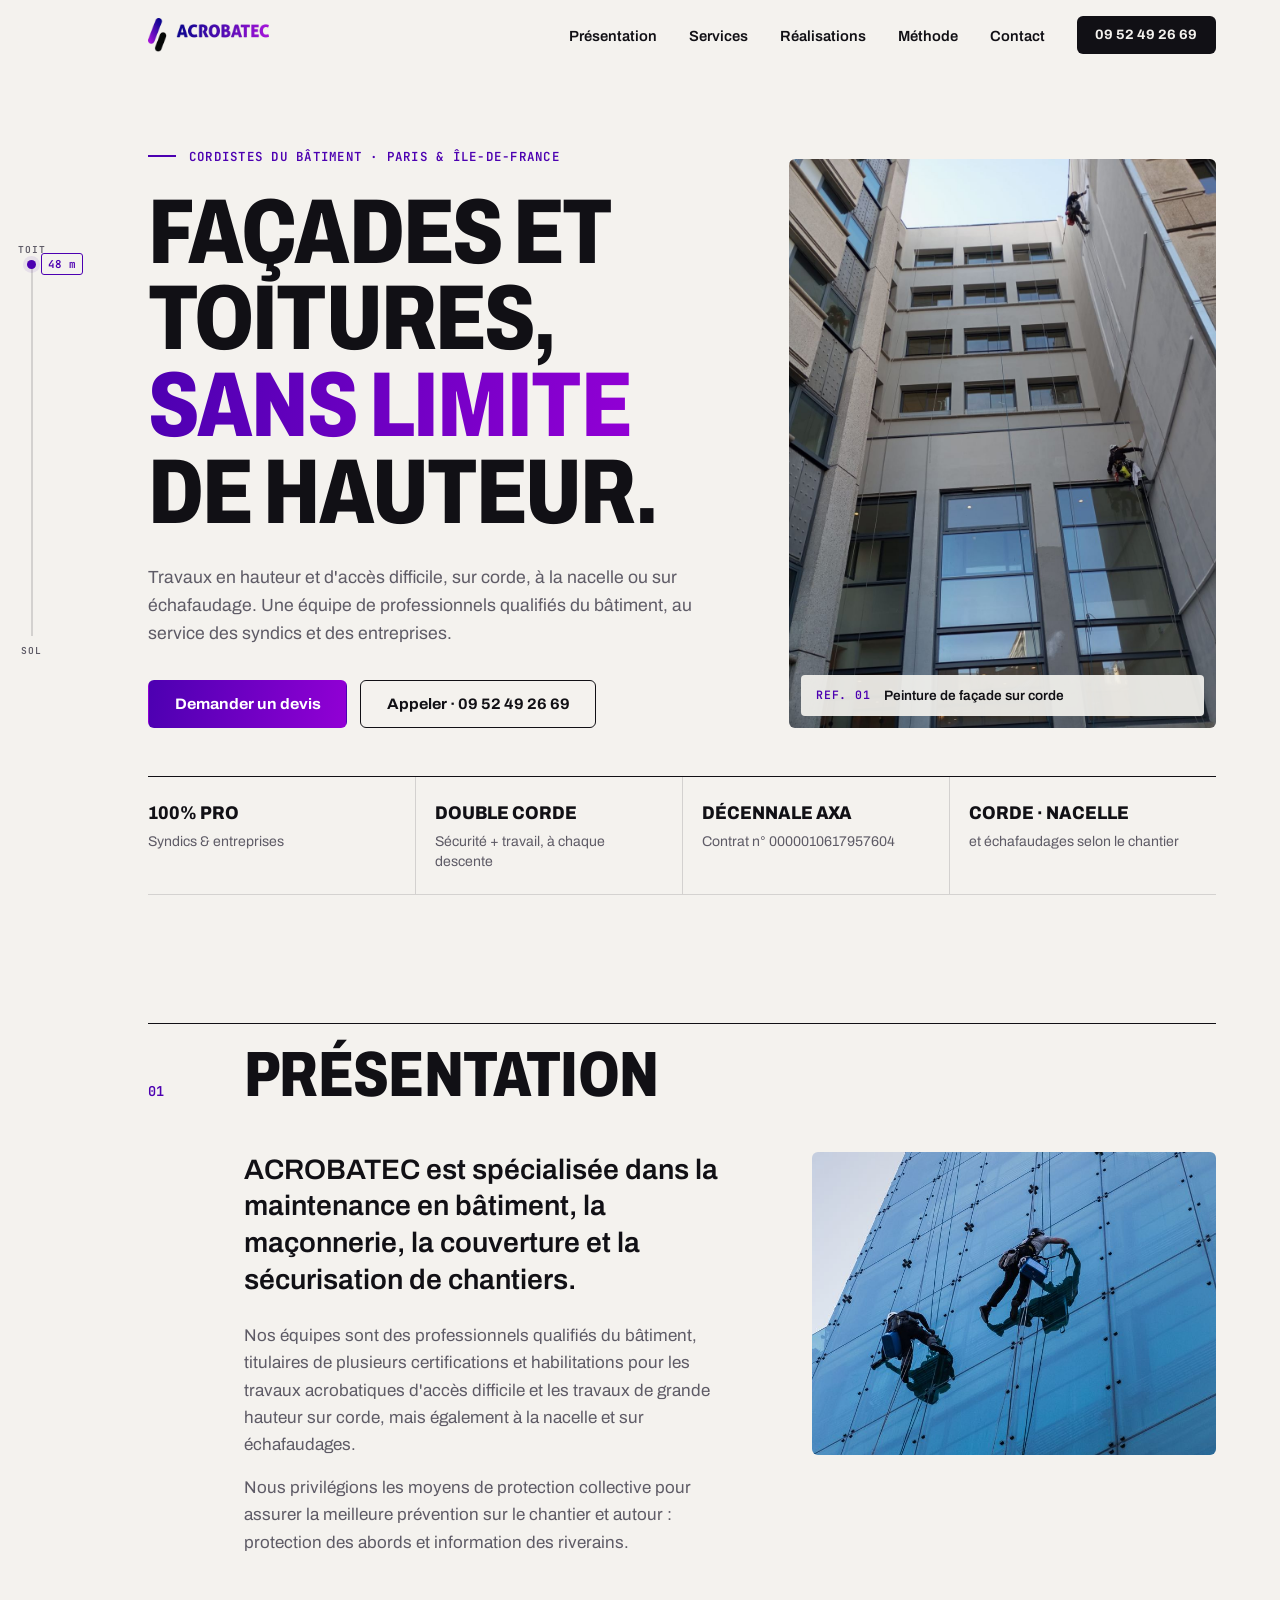
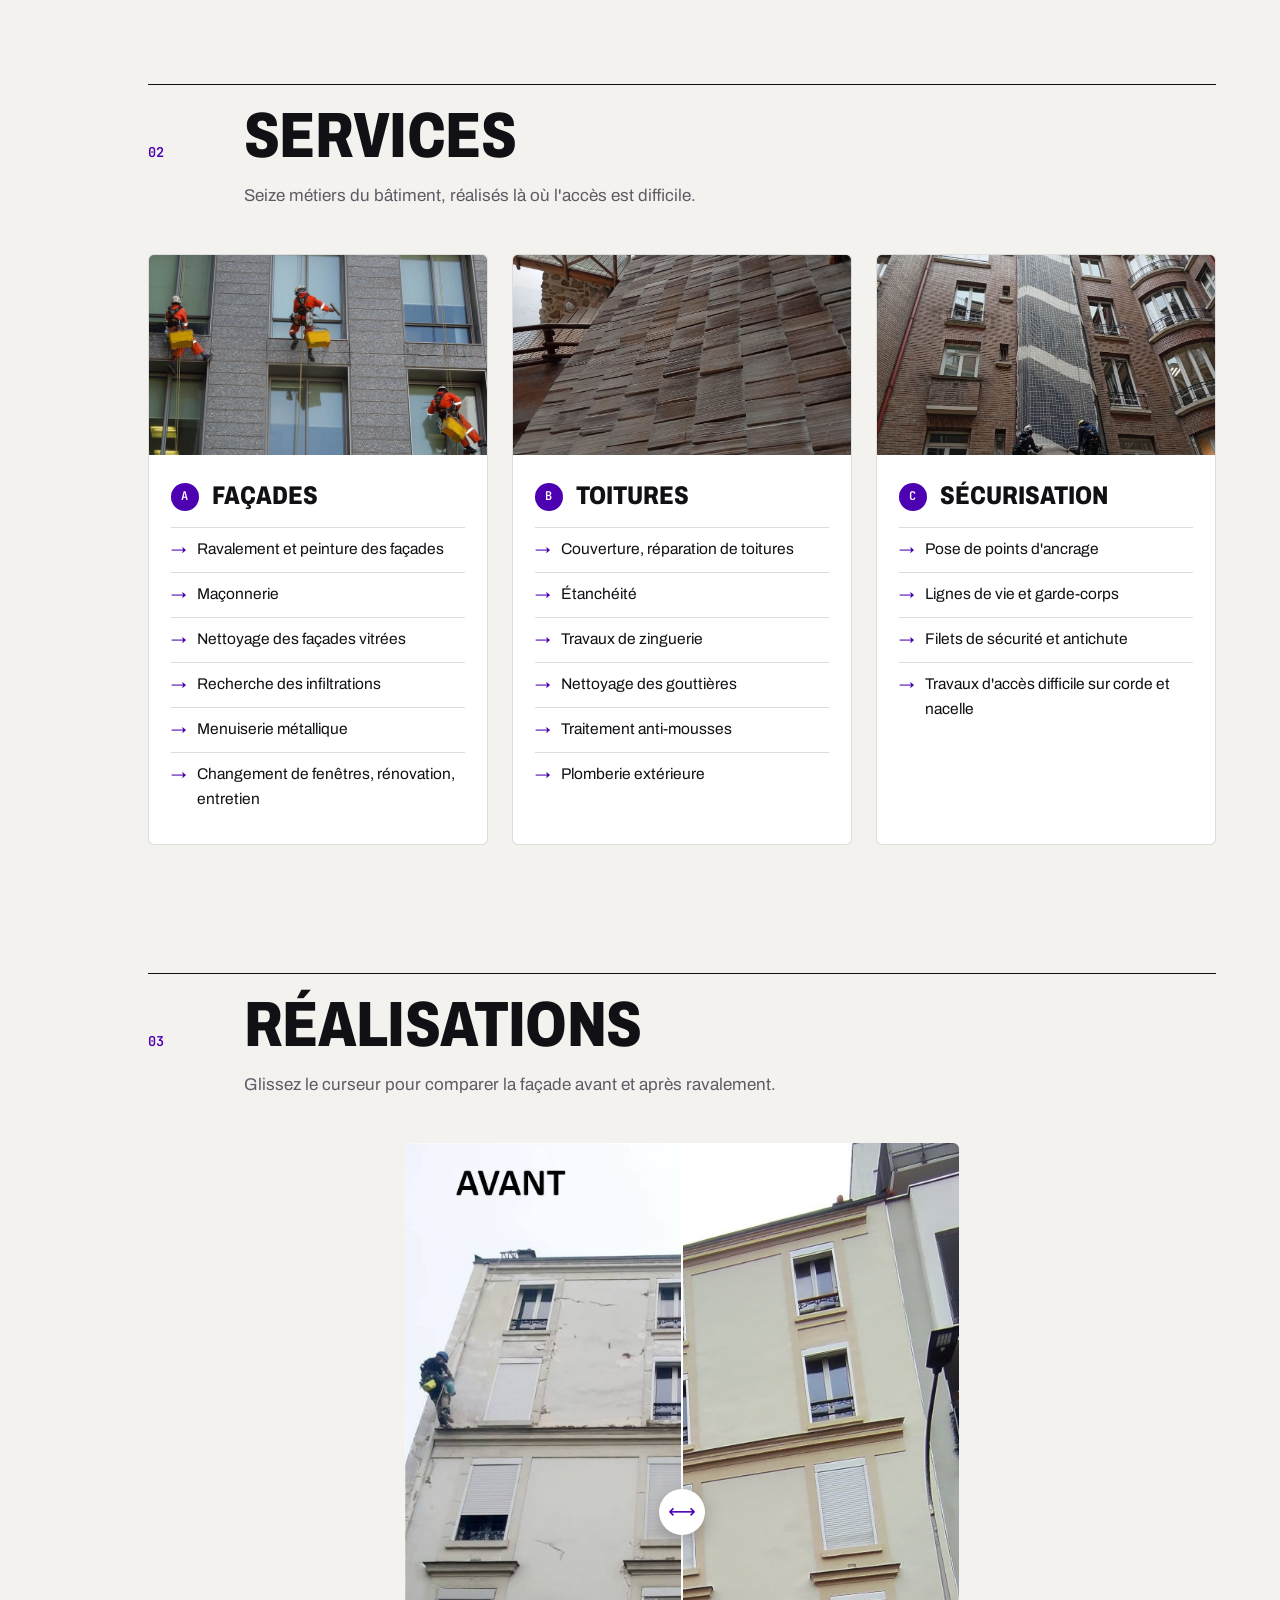
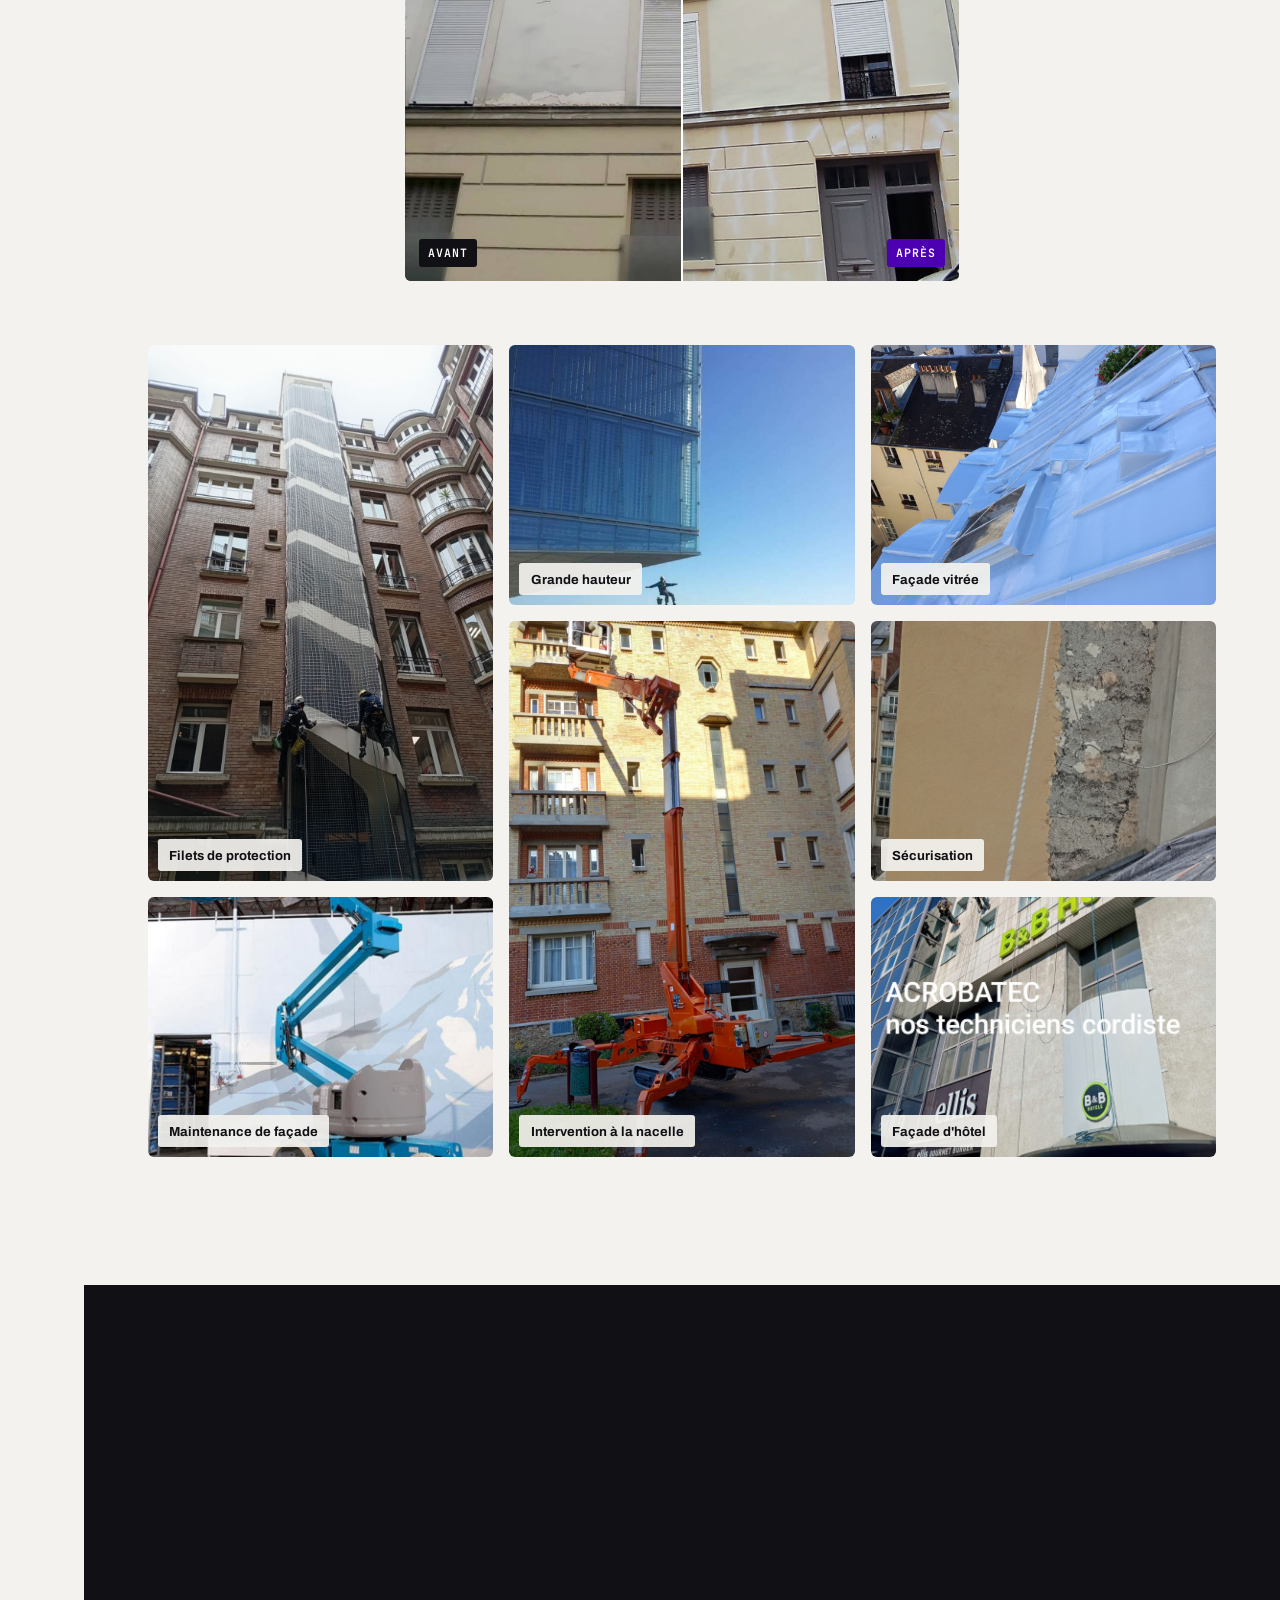
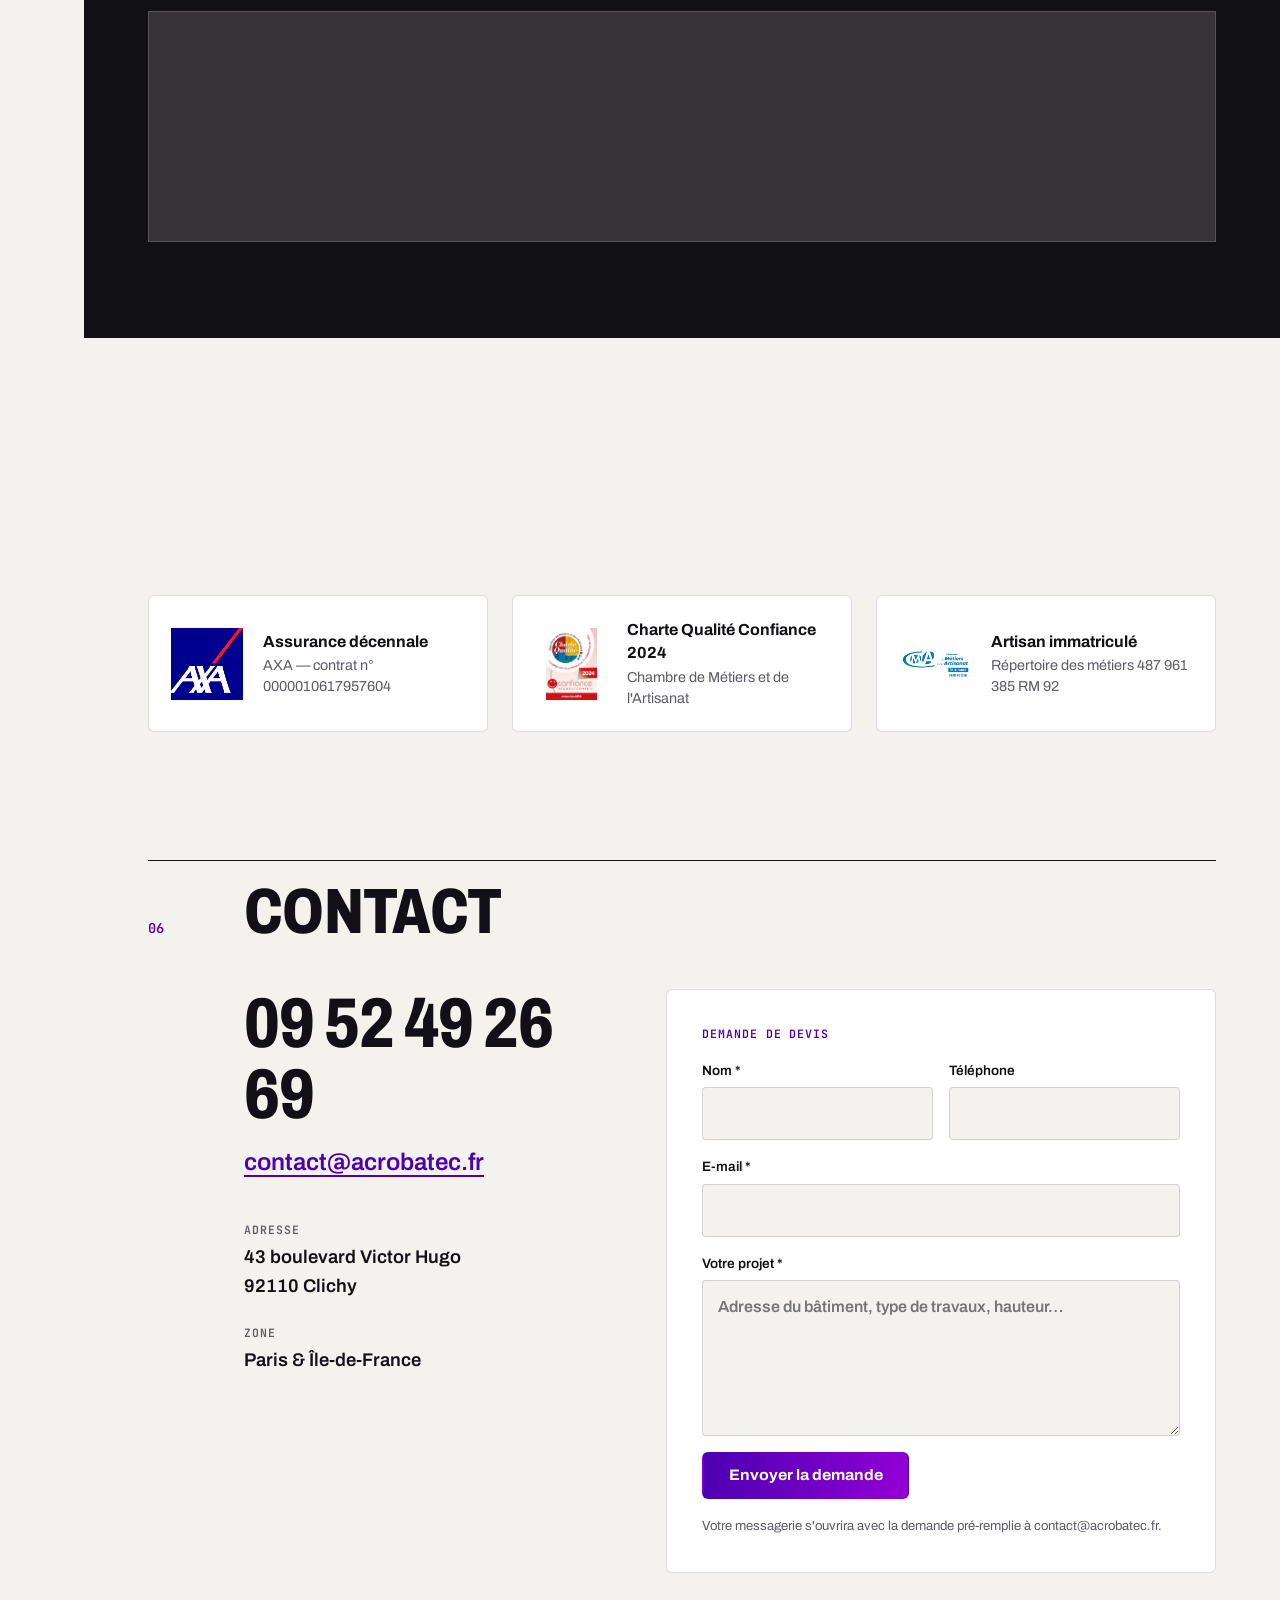
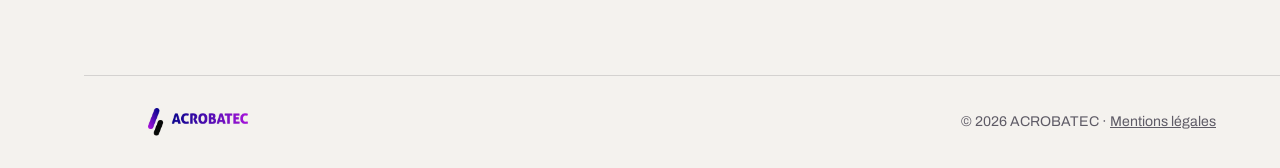
<file: index1.html>
<!DOCTYPE html>
<html lang="fr" class="no-js">
<head>
    <meta charset="UTF-8">
    <meta name="viewport" content="width=device-width, initial-scale=1.0">
    <title>ACROBATEC | Travaux en hauteur et d'accès difficile — Paris & Île-de-France</title>
    <meta name="description" content="ACROBATEC, cordistes professionnels du bâtiment : façades, toitures, maçonnerie, étanchéité, nettoyage et sécurisation sans limite de hauteur. Paris et Île-de-France.">

    <meta property="og:type" content="website">
    <meta property="og:locale" content="fr_FR">
    <meta property="og:site_name" content="ACROBATEC">
    <meta property="og:title" content="ACROBATEC — Travaux en hauteur et d'accès difficile">
    <meta property="og:description" content="Façades et toitures sans limite de hauteur. Cordistes qualifiés du bâtiment, à Paris et en Île-de-France.">
    <!-- PREVIEW: when the site moves to acrobatec.fr, change these two URLs and delete the robots line -->
    <meta property="og:url" content="https://maxa13.github.io/acrobatec-test/index1.html">
    <meta property="og:image" content="https://maxa13.github.io/acrobatec-test/img/chantier-facade-peinture.jpg">
    <meta name="robots" content="noindex">
    <meta name="twitter:card" content="summary_large_image">
    <meta name="theme-color" content="#F4F2EE">

    <link rel="icon" type="image/png" sizes="32x32" href="img/favicon-32.png">
    <link rel="apple-touch-icon" href="img/favicon.png">

    <script>document.documentElement.classList.replace('no-js', 'js');</script>

    <link rel="preconnect" href="https://fonts.googleapis.com">
    <link rel="preconnect" href="https://fonts.gstatic.com" crossorigin>
    <link href="https://fonts.googleapis.com/css2?family=Archivo:wdth,wght@62..125,300..900&family=JetBrains+Mono:wght@400;600&display=swap" rel="stylesheet">
    <link rel="stylesheet" href="css/v2.css">
</head>
<body>
    <!-- Altitude gauge: drops from the roof to the ground as you scroll -->
    <div class="altimeter" aria-hidden="true">
        <span class="alt-cap">Toit</span>
        <div class="alt-rope"><div class="alt-fill" id="altFill"></div><div class="alt-tag" id="altTag"><span id="altVal">48</span> m</div></div>
        <span class="alt-cap">Sol</span>
    </div>

    <header class="topbar" id="topbar">
        <a href="#top" class="brand"><img src="img/logo.png" alt="ACROBATEC — accueil" width="640" height="180"></a>
        <nav aria-label="Navigation principale">
            <ul class="menu" id="menu">
                <li><a href="#presentation">Présentation</a></li>
                <li><a href="#services">Services</a></li>
                <li><a href="#realisations">Réalisations</a></li>
                <li><a href="#methode">Méthode</a></li>
                <li><a href="#contact">Contact</a></li>
            </ul>
        </nav>
        <a href="tel:+33952492669" class="btn btn-ink btn-sm hide-sm">09 52 49 26 69</a>
        <button class="burger" id="burger" aria-label="Ouvrir le menu" aria-expanded="false" aria-controls="menu"><span></span><span></span></button>
    </header>

    <main id="top">
        <!-- HERO -->
        <section class="hero">
            <div class="hero-text">
                <p class="kicker reveal">Cordistes du bâtiment · Paris & Île-de-France</p>
                <h1 class="reveal">Façades et toitures,<br><em>sans limite</em><br>de hauteur.</h1>
                <p class="hero-lead reveal">Travaux en hauteur et d'accès difficile, sur corde, à la nacelle ou sur échafaudage. Une équipe de professionnels qualifiés du bâtiment, au service des syndics et des entreprises.</p>
                <div class="hero-cta reveal">
                    <a href="#contact" class="btn btn-violet">Demander un devis</a>
                    <a href="tel:+33952492669" class="btn btn-line">Appeler · 09 52 49 26 69</a>
                </div>
            </div>
            <figure class="hero-photo reveal">
                <img src="img/chantier-facade-peinture.jpg" alt="Deux cordistes ACROBATEC peignent la façade d'un immeuble de bureaux" fetchpriority="high">
                <figcaption><span class="mono">REF. 01</span> Peinture de façade sur corde</figcaption>
            </figure>
        </section>

        <ul class="facts" aria-label="En bref">
            <li><strong>100% pro</strong><span>Syndics & entreprises</span></li>
            <li><strong>Double corde</strong><span>Sécurité + travail, à chaque descente</span></li>
            <li><strong>Décennale AXA</strong><span>Contrat n° 0000010617957604</span></li>
            <li><strong>Corde · nacelle</strong><span>et échafaudages selon le chantier</span></li>
        </ul>

        <!-- 01 PRESENTATION -->
        <section class="block" id="presentation">
            <header class="block-head reveal">
                <span class="num">01</span>
                <h2>Présentation</h2>
            </header>
            <div class="split">
                <div class="split-text reveal">
                    <p class="big">ACROBATEC est spécialisée dans la maintenance en bâtiment, la maçonnerie, la couverture et la sécurisation de chantiers.</p>
                    <p>Nos équipes sont des professionnels qualifiés du bâtiment, titulaires de plusieurs certifications et habilitations pour les travaux acrobatiques d'accès difficile et les travaux de grande hauteur sur corde, mais également à la nacelle et sur échafaudages.</p>
                    <p>Nous privilégions les moyens de protection collective pour assurer la meilleure prévention sur le chantier et autour : protection des abords et information des riverains.</p>
                </div>
                <figure class="split-photo reveal">
                    <img src="img/img5.jpg" alt="Cordistes en intervention sur une façade vitrée" loading="lazy">
                </figure>
            </div>
        </section>

        <!-- 02 SERVICES -->
        <section class="block" id="services">
            <header class="block-head reveal">
                <span class="num">02</span>
                <h2>Services</h2>
                <p class="block-intro">Seize métiers du bâtiment, réalisés là où l'accès est difficile.</p>
            </header>
            <div class="services">
                <article class="service reveal">
                    <img src="img/img1.jpg" alt="" loading="lazy">
                    <h3><span class="mono">A</span> Façades</h3>
                    <ul>
                        <li>Ravalement et peinture des façades</li>
                        <li>Maçonnerie</li>
                        <li>Nettoyage des façades vitrées</li>
                        <li>Recherche des infiltrations</li>
                        <li>Menuiserie métallique</li>
                        <li>Changement de fenêtres, rénovation, entretien</li>
                    </ul>
                </article>
                <article class="service reveal">
                    <img src="img/chantier-toiture-bardeaux.jpg" alt="" loading="lazy">
                    <h3><span class="mono">B</span> Toitures</h3>
                    <ul>
                        <li>Couverture, réparation de toitures</li>
                        <li>Étanchéité</li>
                        <li>Travaux de zinguerie</li>
                        <li>Nettoyage des gouttières</li>
                        <li>Traitement anti-mousses</li>
                        <li>Plomberie extérieure</li>
                    </ul>
                </article>
                <article class="service reveal">
                    <img src="img/chantier-filets.jpg" alt="" loading="lazy">
                    <h3><span class="mono">C</span> Sécurisation</h3>
                    <ul>
                        <li>Pose de points d'ancrage</li>
                        <li>Lignes de vie et garde-corps</li>
                        <li>Filets de sécurité et antichute</li>
                        <li>Travaux d'accès difficile sur corde et nacelle</li>
                    </ul>
                </article>
            </div>
        </section>

        <!-- 03 REALISATIONS -->
        <section class="block" id="realisations">
            <header class="block-head reveal">
                <span class="num">03</span>
                <h2>Réalisations</h2>
                <p class="block-intro">Glissez le curseur pour comparer la façade avant et après ravalement.</p>
            </header>

            <div class="compare reveal" id="compare" style="--pos: 50%">
                <img src="img/after.jpg" alt="Façade après ravalement" class="compare-after">
                <img src="img/before.jpg" alt="La même façade avant ravalement, cordistes en intervention" class="compare-before">
                <span class="compare-label left mono">AVANT</span>
                <span class="compare-label right mono">APRÈS</span>
                <div class="compare-handle" aria-hidden="true"><span>⟷</span></div>
                <input type="range" min="0" max="100" value="50" aria-label="Comparer avant et après" id="compareRange">
            </div>

            <div class="gallery">
                <figure class="g-tall reveal"><img src="img/chantier-filets.jpg" alt="Pose de filets de protection dans une cour d'immeuble en brique" loading="lazy"><figcaption>Filets de protection</figcaption></figure>
                <figure class="reveal"><img src="img/chantier-grande-hauteur.jpg" alt="Cordiste suspendu sous un immeuble de grande hauteur" loading="lazy"><figcaption>Grande hauteur</figcaption></figure>
                <figure class="reveal"><img src="img/img2.jpg" alt="Nettoyage d'une façade vitrée sur corde" loading="lazy"><figcaption>Façade vitrée</figcaption></figure>
                <figure class="g-tall reveal"><img src="img/chantier-nacelle.jpg" alt="Nacelle araignée déployée devant une façade en brique" loading="lazy"><figcaption>Intervention à la nacelle</figcaption></figure>
                <figure class="reveal"><img src="img/img3.jpg" alt="Mise en sécurité d'un bâtiment" loading="lazy"><figcaption>Sécurisation</figcaption></figure>
                <figure class="reveal"><img src="img/wall1.jpg" alt="Intervention en façade" loading="lazy"><figcaption>Maintenance de façade</figcaption></figure>
                <figure class="reveal pos-bottom"><img src="img/wall2.jpg" alt="Cordistes sur la façade d'un hôtel" loading="lazy"><figcaption>Façade d'hôtel</figcaption></figure>
            </div>
        </section>

        <!-- 04 METHODE (dark band) -->
        <section class="block dark" id="methode">
            <header class="block-head reveal">
                <span class="num">04</span>
                <h2>Notre méthode</h2>
                <p class="block-intro">Des compagnons cordistes confirmés, y compris pour la mise en place des protections et des accès sécurisés.</p>
            </header>
            <ol class="steps">
                <li class="reveal"><span class="mono">ÉTAPE 1</span><h3>Protéger</h3><p>Protection des abords et information des riverains avant toute intervention.</p></li>
                <li class="reveal"><span class="mono">ÉTAPE 2</span><h3>Amarrer</h3><p>Mise en place des amarrages en toiture : 1 corde de sécurité + 1 corde de travail.</p></li>
                <li class="reveal"><span class="mono">ÉTAPE 3</span><h3>S'équiper</h3><p>EPI conformes à la norme CE et à l'EN 795 classe C, harnais de travail EN 361.</p></li>
                <li class="reveal"><span class="mono">ÉTAPE 4</span><h3>Intervenir</h3><p>Une intervention rapide, dans le strict respect des procédures et des délais.</p></li>
            </ol>
        </section>

        <!-- 05 GARANTIES -->
        <section class="block" id="garanties">
            <header class="block-head reveal">
                <span class="num">05</span>
                <h2>Garanties</h2>
            </header>
            <div class="trust">
                <div class="trust-card reveal"><img src="img/certificate3.jpg" alt="AXA" loading="lazy"><p><strong>Assurance décennale</strong>AXA — contrat n° 0000010617957604</p></div>
                <div class="trust-card reveal"><img src="img/certificate2.jpg" alt="Charte Qualité Confiance 2024" loading="lazy"><p><strong>Charte Qualité Confiance 2024</strong>Chambre de Métiers et de l'Artisanat</p></div>
                <div class="trust-card reveal"><img src="img/certificate1.jpg" alt="Chambre de Métiers et de l'Artisanat Île-de-France" loading="lazy"><p><strong>Artisan immatriculé</strong>Répertoire des métiers 487 961 385 RM 92</p></div>
            </div>
        </section>

        <!-- 06 CONTACT -->
        <section class="block contact" id="contact">
            <header class="block-head reveal">
                <span class="num">06</span>
                <h2>Contact</h2>
            </header>
            <div class="contact-grid">
                <div class="contact-direct reveal">
                    <a href="tel:+33952492669" class="contact-phone">09 52 49 26 69</a>
                    <a href="mailto:contact@acrobatec.fr" class="contact-mail">contact@acrobatec.fr</a>
                    <dl>
                        <div><dt class="mono">Adresse</dt><dd>43 boulevard Victor Hugo<br>92110 Clichy</dd></div>
                        <div><dt class="mono">Zone</dt><dd>Paris & Île-de-France</dd></div>
                    </dl>
                </div>
                <form class="form reveal" id="contactForm" novalidate>
                    <p class="mono form-title">Demande de devis</p>
                    <div class="row">
                        <label>Nom *<input type="text" name="nom" required autocomplete="name"></label>
                        <label>Téléphone<input type="tel" name="tel" autocomplete="tel"></label>
                    </div>
                    <label>E-mail *<input type="email" name="email" required autocomplete="email"></label>
                    <label>Votre projet *<textarea name="message" rows="5" required placeholder="Adresse du bâtiment, type de travaux, hauteur…"></textarea></label>
                    <button type="submit" class="btn btn-violet">Envoyer la demande</button>
                    <p class="form-note" id="formNote">Votre messagerie s'ouvrira avec la demande pré-remplie à contact@acrobatec.fr.</p>
                </form>
            </div>
        </section>
    </main>

    <footer class="footer">
        <img src="img/logo.png" alt="ACROBATEC" width="640" height="180">
        <p>© 2026 ACROBATEC · <a href="mentions-legales.html">Mentions légales</a></p>
    </footer>

    <script>
        (() => {
            const root = document.documentElement;

            // Reveal on scroll
            const items = document.querySelectorAll('.reveal');
            if ('IntersectionObserver' in window && !matchMedia('(prefers-reduced-motion: reduce)').matches) {
                const io = new IntersectionObserver(entries => entries.forEach(e => {
                    if (e.isIntersecting) { e.target.classList.add('in'); io.unobserve(e.target); }
                }), { rootMargin: '0px 0px -8% 0px' });
                items.forEach(el => io.observe(el));
            } else {
                root.classList.replace('js', 'no-js');
            }

            // Header shadow + altitude gauge
            const topbar = document.getElementById('topbar');
            const fill = document.getElementById('altFill');
            const tag = document.getElementById('altTag');
            const val = document.getElementById('altVal');
            const TOP_M = 48;
            const onScroll = () => {
                const max = root.scrollHeight - innerHeight;
                const p = max > 0 ? Math.min(1, Math.max(0, scrollY / max)) : 0;
                topbar.classList.toggle('scrolled', scrollY > 10);
                fill.style.height = (p * 100) + '%';
                tag.style.top = (p * 100) + '%';
                val.textContent = Math.round(TOP_M * (1 - p));
            };
            addEventListener('scroll', onScroll, { passive: true });
            addEventListener('resize', onScroll);
            onScroll();

            // Mobile menu
            const burger = document.getElementById('burger');
            const menu = document.getElementById('menu');
            const setMenu = open => {
                document.body.classList.toggle('menu-open', open);
                burger.setAttribute('aria-expanded', String(open));
                burger.setAttribute('aria-label', open ? 'Fermer le menu' : 'Ouvrir le menu');
            };
            burger.addEventListener('click', () => setMenu(!document.body.classList.contains('menu-open')));
            menu.querySelectorAll('a').forEach(a => a.addEventListener('click', () => setMenu(false)));

            // Before / after slider
            const compare = document.getElementById('compare');
            const range = document.getElementById('compareRange');
            range.addEventListener('input', () => compare.style.setProperty('--pos', range.value + '%'));

            // Contact form: opens the visitor's mail app with the request filled in
            const form = document.getElementById('contactForm');
            const note = document.getElementById('formNote');
            form.addEventListener('submit', e => {
                e.preventDefault();
                if (!form.checkValidity()) {
                    note.textContent = 'Merci de remplir le nom, un e-mail valide et votre projet.';
                    note.classList.add('error');
                    form.reportValidity();
                    return;
                }
                note.classList.remove('error');
                const d = new FormData(form);
                const subject = `Demande de devis — ${d.get('nom')}`;
                const body = `${d.get('message')}\n\n${d.get('nom')}\n${d.get('email')}${d.get('tel') ? '\n' + d.get('tel') : ''}`;
                location.href = `mailto:contact@acrobatec.fr?subject=${encodeURIComponent(subject)}&body=${encodeURIComponent(body)}`;
                note.textContent = 'Votre messagerie va s\'ouvrir. Sinon, écrivez-nous à contact@acrobatec.fr.';
            });
        })();
    </script>
</body>
</html>
</file>
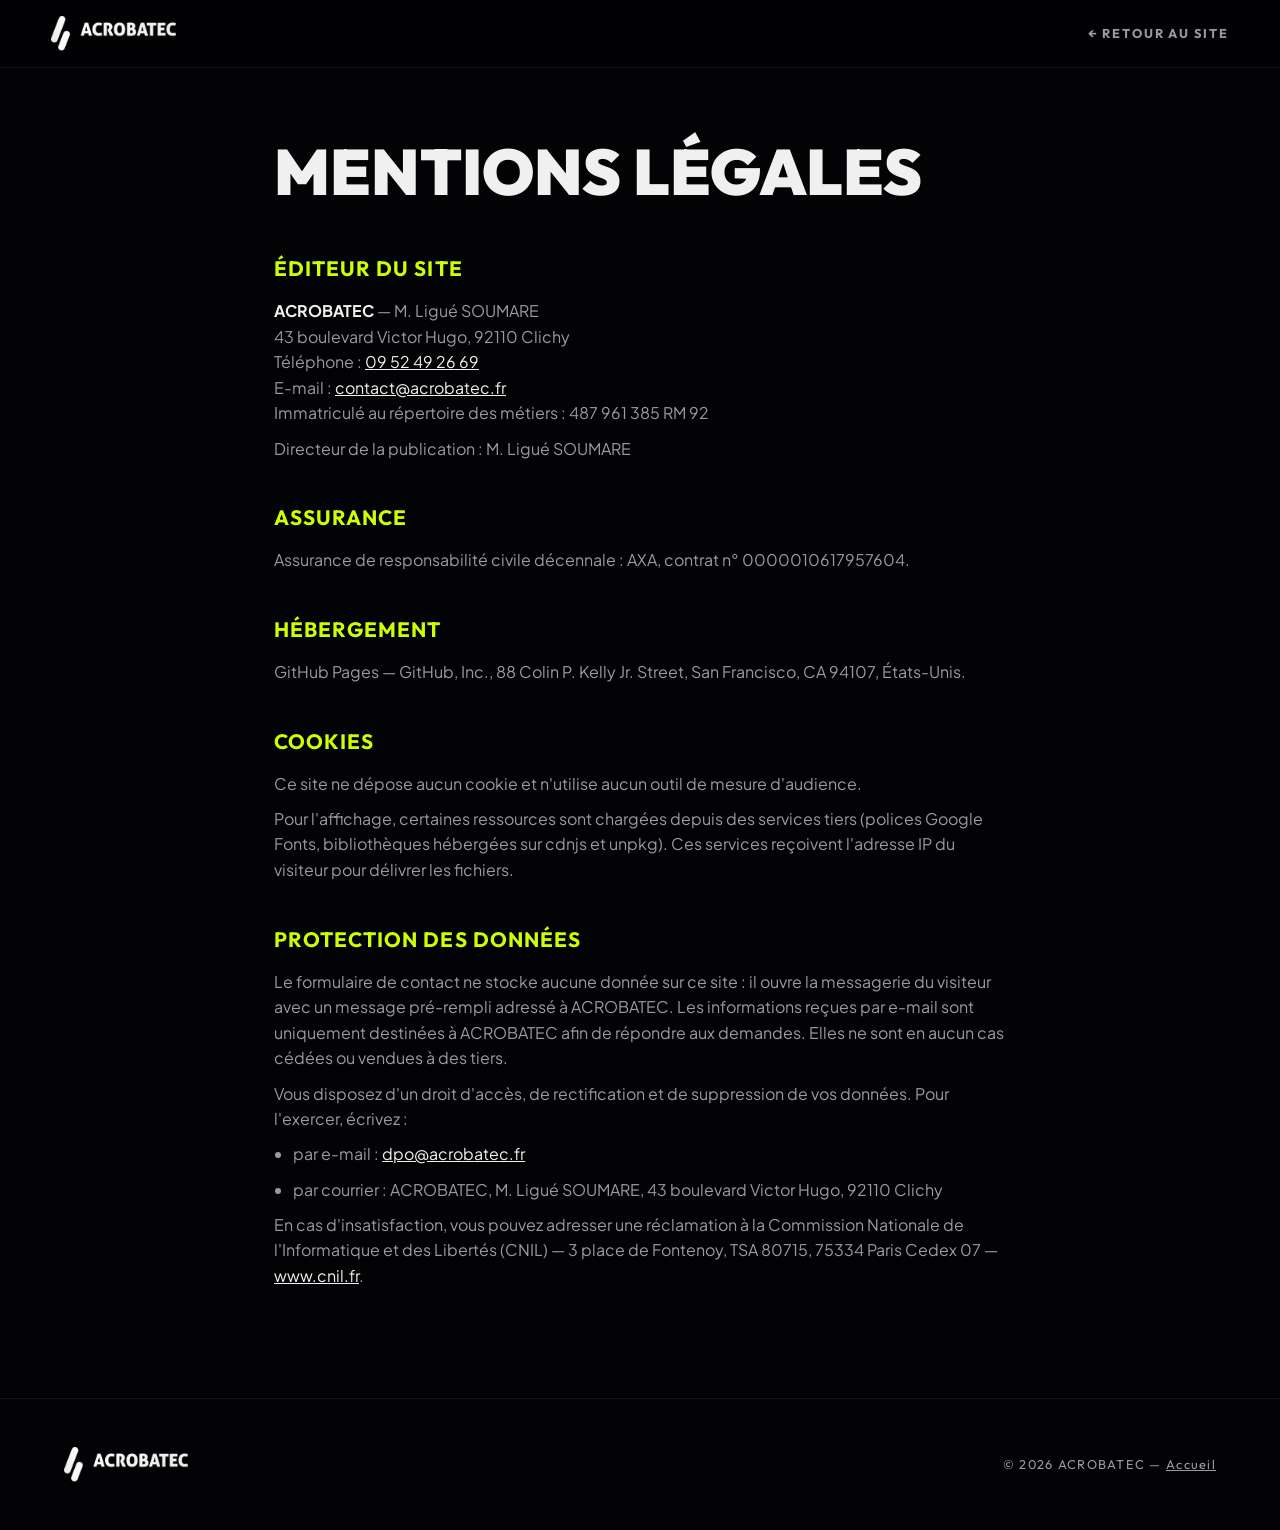
<file: mentions-legales.html>
<!DOCTYPE html>
<html lang="fr">
<head>
    <meta charset="UTF-8">
    <meta name="viewport" content="width=device-width, initial-scale=1.0">
    <title>Mentions légales | ACROBATEC</title>
    <meta name="description" content="Mentions légales et protection des données du site ACROBATEC.">
    <meta name="robots" content="noindex">
    <link rel="icon" type="image/png" sizes="32x32" href="img/favicon-32.png">
    <link rel="preconnect" href="https://fonts.googleapis.com">
    <link rel="preconnect" href="https://fonts.gstatic.com" crossorigin>
    <link href="https://fonts.googleapis.com/css2?family=Outfit:wght@500;700;800;900&family=Plus+Jakarta+Sans:wght@300;400;600&display=swap" rel="stylesheet">
    <link rel="stylesheet" href="css/styles.css">
    <style>
        .legal { max-width: 860px; margin: 0 auto; padding: 140px 5vw 100px; }
        .legal h1 { font-size: clamp(2.4rem, 6vw, 4rem); font-weight: 900; line-height: 1; text-transform: uppercase; margin-bottom: 3rem; }
        .legal h2 { font-size: 1.3rem; text-transform: uppercase; letter-spacing: 0.05em; margin: 2.5rem 0 0.8rem; color: var(--primary); }
        .legal p, .legal li { color: var(--text-dim); margin-bottom: 0.6rem; }
        .legal ul { padding-left: 1.2rem; }
        .legal strong { color: var(--text); }
        .legal a { color: var(--text); }
        .legal a:hover { color: var(--primary); }
        header { background: rgba(3, 3, 5, 0.75); backdrop-filter: blur(24px); -webkit-backdrop-filter: blur(24px); border-bottom: 1px solid var(--surface-border); padding: 1rem 0; }
        .back { text-decoration: none; font-family: 'Outfit', sans-serif; font-weight: 700; font-size: 0.8rem; letter-spacing: 0.15em; text-transform: uppercase; color: var(--text-dim); }
        .back:hover { color: var(--primary); }
    </style>
</head>
<body>
    <header>
        <nav aria-label="Navigation">
            <a href="index.html" class="logo"><img src="img/logo.png" alt="ACROBATEC — accueil" width="640" height="180"></a>
            <a href="index.html" class="back">← Retour au site</a>
        </nav>
    </header>

    <main class="legal">
        <h1>Mentions légales</h1>

        <h2>Éditeur du site</h2>
        <p><strong>ACROBATEC</strong> — M. Ligué SOUMARE<br>
        43 boulevard Victor Hugo, 92110 Clichy<br>
        Téléphone : <a href="tel:+33952492669">09 52 49 26 69</a><br>
        E-mail : <a href="mailto:contact@acrobatec.fr">contact@acrobatec.fr</a><br>
        Immatriculé au répertoire des métiers : 487 961 385 RM 92</p>
        <p>Directeur de la publication : M. Ligué SOUMARE</p>

        <h2>Assurance</h2>
        <p>Assurance de responsabilité civile décennale : AXA, contrat n° 0000010617957604.</p>

        <h2>Hébergement</h2>
        <p>GitHub Pages — GitHub, Inc., 88 Colin P. Kelly Jr. Street, San Francisco, CA 94107, États-Unis.</p>

        <h2>Cookies</h2>
        <p>Ce site ne dépose aucun cookie et n'utilise aucun outil de mesure d'audience.</p>
        <p>Pour l'affichage, certaines ressources sont chargées depuis des services tiers (polices Google Fonts, bibliothèques hébergées sur cdnjs et unpkg). Ces services reçoivent l'adresse IP du visiteur pour délivrer les fichiers.</p>

        <h2>Protection des données</h2>
        <p>Le formulaire de contact ne stocke aucune donnée sur ce site : il ouvre la messagerie du visiteur avec un message pré-rempli adressé à ACROBATEC. Les informations reçues par e-mail sont uniquement destinées à ACROBATEC afin de répondre aux demandes. Elles ne sont en aucun cas cédées ou vendues à des tiers.</p>
        <p>Vous disposez d'un droit d'accès, de rectification et de suppression de vos données. Pour l'exercer, écrivez :</p>
        <ul>
            <li>par e-mail : <a href="mailto:dpo@acrobatec.fr">dpo@acrobatec.fr</a></li>
            <li>par courrier : ACROBATEC, M. Ligué SOUMARE, 43 boulevard Victor Hugo, 92110 Clichy</li>
        </ul>
        <p>En cas d'insatisfaction, vous pouvez adresser une réclamation à la Commission Nationale de l'Informatique et des Libertés (CNIL) — 3 place de Fontenoy, TSA 80715, 75334 Paris Cedex 07 — <a href="https://www.cnil.fr" rel="noopener">www.cnil.fr</a>.</p>
    </main>

    <footer>
        <div class="logo"><img src="img/logo.png" alt="ACROBATEC" width="640" height="180"></div>
        <div class="copy">© 2026 ACROBATEC — <a href="index.html">Accueil</a></div>
    </footer>
</body>
</html>
</file>
<file: css/v2.css>
/* ACROBATEC — version 2: light editorial, brand violet from the logo */
:root {
    --paper: #F4F2EE;
    --paper-2: #EAE7E1;
    --ink: #111015;
    --ink-2: #2A2830;
    --muted: #5E5B66;
    --line: rgba(17, 16, 21, 0.14);
    --violet: #4C00B1;
    --violet-2: #9200D5;
    --violet-soft: rgba(76, 0, 177, 0.08);
    --radius: 6px;
    --gutter: clamp(16px, 5vw, 72px);
    --ease: cubic-bezier(0.2, 0.7, 0.1, 1);
}

* { margin: 0; padding: 0; box-sizing: border-box; }
html { scroll-behavior: smooth; }
body {
    background: var(--paper); color: var(--ink);
    font-family: 'Archivo', system-ui, sans-serif; font-size: 17px; line-height: 1.6;
    overflow-x: hidden;
}
main { overflow-x: hidden; overflow-x: clip; }
img { display: block; max-width: 100%; }
a { color: inherit; }
:focus-visible { outline: 2px solid var(--violet); outline-offset: 3px; }
.mono { font-family: 'JetBrains Mono', ui-monospace, monospace; font-size: 0.72rem; letter-spacing: 0.08em; text-transform: uppercase; font-weight: 600; }

/* --- BUTTONS --- */
.btn {
    display: inline-flex; align-items: center; justify-content: center; gap: 0.5rem;
    padding: 0.95rem 1.6rem; border-radius: var(--radius); border: 1.5px solid transparent;
    font: 700 0.95rem/1 'Archivo', sans-serif; font-stretch: 105%; text-decoration: none; cursor: pointer;
    transition: background 0.25s, color 0.25s, border-color 0.25s, transform 0.25s;
}
.btn:hover { transform: translateY(-2px); }
.btn-violet { background: linear-gradient(100deg, var(--violet), var(--violet-2)); color: #fff; }
.btn-violet:hover { box-shadow: 0 10px 30px -10px rgba(76, 0, 177, 0.6); }
.btn-ink { background: var(--ink); color: var(--paper); }
.btn-ink:hover { background: var(--violet); }
.btn-line { border-color: var(--ink); color: var(--ink); }
.btn-line:hover { background: var(--ink); color: var(--paper); }
.btn-sm { padding: 0.7rem 1.1rem; font-size: 0.85rem; }

/* --- TOP BAR --- */
.topbar {
    position: sticky; top: 0; z-index: 50;
    display: flex; align-items: center; gap: 2rem;
    padding: 1rem var(--gutter); background: rgba(244, 242, 238, 0.88);
    backdrop-filter: blur(14px); -webkit-backdrop-filter: blur(14px);
    border-bottom: 1px solid transparent; transition: border-color 0.3s;
}
.topbar.scrolled { border-bottom-color: var(--line); }
.brand img { height: 34px; width: auto; }
.topbar nav { margin-left: auto; }
.menu { display: flex; gap: 2rem; list-style: none; }
.menu a { text-decoration: none; font-weight: 600; font-size: 0.92rem; position: relative; padding: 0.3rem 0; }
.menu a::after { content: ''; position: absolute; left: 0; bottom: 0; height: 2px; width: 100%; background: var(--violet); transform: scaleX(0); transform-origin: left; transition: transform 0.3s var(--ease); }
.menu a:hover::after { transform: scaleX(1); }
.burger { display: none; width: 44px; height: 44px; margin-left: auto; background: none; border: 0; cursor: pointer; position: relative; }
.burger span { position: absolute; left: 10px; right: 10px; height: 2px; background: var(--ink); transition: transform 0.3s var(--ease), top 0.3s var(--ease); }
.burger span:first-child { top: 17px; }
.burger span:last-child { top: 25px; }
.menu-open .burger span:first-child { top: 21px; transform: rotate(45deg); }
.menu-open .burger span:last-child { top: 21px; transform: rotate(-45deg); }

@media (max-width: 960px) {
    .hide-sm { display: none; }
    .burger { display: block; }
    .topbar nav { margin: 0; }
    .menu {
        position: fixed; inset: 66px 0 auto 0; flex-direction: column; gap: 0;
        background: var(--paper); border-bottom: 1px solid var(--line);
        padding: 0.5rem var(--gutter) 1.5rem;
        transform: translateY(-12px); opacity: 0; visibility: hidden; transition: all 0.3s var(--ease);
    }
    .menu a { display: block; padding: 0.9rem 0; font-size: 1.3rem; font-stretch: 110%; border-bottom: 1px solid var(--line); }
    .menu a::after { display: none; }
    .menu-open .menu { transform: none; opacity: 1; visibility: visible; }
}

/* --- ALTITUDE GAUGE --- */
.altimeter {
    position: fixed; left: 18px; top: 50%; transform: translateY(-50%); z-index: 40;
    height: 46vh; display: flex; flex-direction: column; align-items: center; gap: 8px;
}
.alt-cap { font: 600 0.6rem 'JetBrains Mono', monospace; letter-spacing: 0.1em; text-transform: uppercase; color: var(--muted); }
.alt-rope { position: relative; flex: 1; width: 2px; background: var(--line); }
.alt-fill { position: absolute; top: 0; left: 0; width: 100%; height: 0; background: linear-gradient(var(--violet), var(--violet-2)); }
.alt-tag {
    position: absolute; left: 10px; top: 0; transform: translateY(-50%); white-space: nowrap;
    font: 600 0.68rem 'JetBrains Mono', monospace; color: var(--violet);
    padding: 3px 6px; background: var(--paper); border: 1px solid var(--violet); border-radius: 3px;
}
.alt-tag::before { content: ''; position: absolute; left: -15px; top: 50%; width: 9px; height: 9px; margin-top: -4.5px; border-radius: 50%; background: var(--violet); box-shadow: 0 0 0 4px var(--violet-soft); }
@media (min-width: 1101px) { body { padding-left: 84px; } .topbar { margin-left: -84px; padding-left: calc(var(--gutter) + 84px); } }
@media (max-width: 1100px) { .altimeter { display: none; } }

/* --- HERO --- */
.hero {
    display: grid; grid-template-columns: 1.15fr 0.85fr; gap: clamp(2rem, 5vw, 5rem); align-items: end;
    padding: clamp(2.5rem, 6vw, 5rem) var(--gutter) 3rem;
}
.kicker { font: 600 0.78rem 'JetBrains Mono', monospace; letter-spacing: 0.1em; text-transform: uppercase; color: var(--violet); margin-bottom: 1.5rem; display: flex; align-items: center; gap: 0.8rem; }
.kicker::before { content: ''; width: 28px; height: 2px; background: currentColor; }
.hero h1 {
    font-size: clamp(2.8rem, 7.2vw, 6.6rem); line-height: 0.94; font-weight: 800; font-stretch: 78%;
    letter-spacing: -0.02em; text-transform: uppercase; margin-bottom: 1.8rem;
}
.hero h1 em { font-style: normal; background: linear-gradient(100deg, var(--violet), var(--violet-2)); -webkit-background-clip: text; background-clip: text; color: transparent; }
.hero-lead { max-width: 560px; color: var(--muted); font-size: 1.1rem; margin-bottom: 2rem; }
.hero-cta { display: flex; flex-wrap: wrap; gap: 0.8rem; }
.hero-photo { position: relative; border-radius: var(--radius); overflow: hidden; aspect-ratio: 3 / 4; max-height: 78vh; }
.hero-photo img { width: 100%; height: 100%; object-fit: cover; }
.hero-photo figcaption {
    position: absolute; left: 12px; bottom: 12px; right: 12px; display: flex; gap: 0.8rem; align-items: center;
    padding: 0.6rem 0.9rem; background: rgba(244, 242, 238, 0.92); border-radius: 4px; font-size: 0.85rem; font-weight: 600;
}
.hero-photo figcaption .mono { color: var(--violet); }

/* Facts strip */
.facts { list-style: none; display: grid; grid-template-columns: repeat(4, 1fr); border-top: 1px solid var(--ink); border-bottom: 1px solid var(--line); margin: 0 var(--gutter); }
.facts li { padding: 1.4rem 1.2rem 1.4rem 0; display: flex; flex-direction: column; gap: 0.2rem; }
.facts li + li { padding-left: 1.2rem; border-left: 1px solid var(--line); }
.facts strong { font-size: 1.15rem; font-stretch: 90%; font-weight: 800; text-transform: uppercase; }
.facts span { color: var(--muted); font-size: 0.88rem; line-height: 1.4; }

/* --- BLOCKS --- */
.block { padding: clamp(4.5rem, 10vw, 8rem) var(--gutter) 0; scroll-margin-top: 70px; }
.block-head { display: grid; grid-template-columns: 80px 1fr; column-gap: 1rem; align-items: baseline; margin-bottom: 2.8rem; padding-top: 1.2rem; border-top: 1px solid var(--ink); }
.num { font: 600 0.85rem 'JetBrains Mono', monospace; color: var(--violet); }
.block-head h2 { font-size: clamp(2.2rem, 5vw, 4.2rem); line-height: 1; font-weight: 800; font-stretch: 78%; text-transform: uppercase; letter-spacing: -0.01em; }
.block-intro { grid-column: 2; margin-top: 0.9rem; color: var(--muted); max-width: 560px; }

/* Presentation */
.split { display: grid; grid-template-columns: 1fr 0.8fr; gap: clamp(2rem, 5vw, 5rem); align-items: start; padding-left: calc(80px + 1rem); }
.split-text p { color: var(--muted); max-width: 620px; }
.split-text p + p { margin-top: 1rem; }
.split-text .big { font-size: clamp(1.35rem, 2.2vw, 1.8rem); line-height: 1.3; color: var(--ink); font-weight: 600; margin-bottom: 1.5rem; }
.split-photo { border-radius: var(--radius); overflow: hidden; aspect-ratio: 4 / 3; }
.split-photo img { width: 100%; height: 100%; object-fit: cover; }

/* Services */
.services { display: grid; grid-template-columns: repeat(3, 1fr); gap: 1.5rem; }
.service { background: #fff; border: 1px solid var(--line); border-radius: var(--radius); overflow: hidden; transition: transform 0.4s var(--ease), box-shadow 0.4s; }
.service:hover { transform: translateY(-4px); box-shadow: 0 24px 50px -30px rgba(17, 16, 21, 0.45); }
.service img { width: 100%; height: 200px; object-fit: cover; }
.service h3 { display: flex; align-items: center; gap: 0.8rem; padding: 1.3rem 1.4rem 0.6rem; font-size: 1.6rem; font-stretch: 80%; font-weight: 800; text-transform: uppercase; }
.service h3 .mono { width: 28px; height: 28px; display: grid; place-items: center; border-radius: 50%; background: var(--violet); color: #fff; font-size: 0.75rem; }
.service ul { list-style: none; padding: 0 1.4rem 1.4rem; }
.service li { padding: 0.6rem 0; border-top: 1px solid var(--line); font-size: 0.97rem; display: flex; gap: 0.6rem; }
.service li::before { content: '→'; color: var(--violet); }

/* Before / after */
.compare {
    position: relative; max-width: 760px; aspect-ratio: 3 / 4; max-height: 82vh; margin: 0 auto 4rem;
    border-radius: var(--radius); overflow: hidden; user-select: none; background: var(--paper-2);
}
.compare img { position: absolute; inset: 0; width: 100%; height: 100%; object-fit: cover; }
.compare-before { clip-path: inset(0 calc(100% - var(--pos)) 0 0); }
.compare-label { position: absolute; bottom: 14px; padding: 5px 9px; border-radius: 3px; background: var(--ink); color: #fff; }
.compare-label.left { left: 14px; }
.compare-label.right { right: 14px; background: var(--violet); }
.compare-handle { position: absolute; top: 0; bottom: 0; left: var(--pos); width: 2px; margin-left: -1px; background: #fff; pointer-events: none; }
.compare-handle span { position: absolute; top: 50%; left: 50%; transform: translate(-50%, -50%); width: 46px; height: 46px; border-radius: 50%; background: #fff; color: var(--violet); display: grid; place-items: center; font-size: 1.2rem; box-shadow: 0 6px 20px rgba(0,0,0,0.25); }
.compare input { position: absolute; inset: 0; width: 100%; height: 100%; opacity: 0; cursor: ew-resize; margin: 0; }
.compare:focus-within .compare-handle span { outline: 2px solid var(--violet); outline-offset: 3px; }

/* Gallery */
.gallery { display: grid; grid-template-columns: repeat(3, 1fr); grid-auto-rows: 260px; grid-auto-flow: dense; gap: 1rem; }
.gallery .pos-bottom img { object-position: center bottom; }
.gallery figure { position: relative; border-radius: var(--radius); overflow: hidden; }
.gallery .g-tall { grid-row: span 2; }
.gallery img { width: 100%; height: 100%; object-fit: cover; transition: transform 1s var(--ease); }
.gallery figure:hover img { transform: scale(1.05); }
.gallery figcaption { position: absolute; left: 10px; bottom: 10px; padding: 0.35rem 0.7rem; background: rgba(244, 242, 238, 0.92); border-radius: 3px; font-size: 0.82rem; font-weight: 700; }

/* Méthode — dark band */
.block.dark { background: var(--ink); color: var(--paper); margin-top: clamp(4.5rem, 10vw, 8rem); padding-bottom: clamp(4rem, 8vw, 6rem); }
.block.dark .block-head { border-top-color: rgba(244, 242, 238, 0.4); }
.block.dark .num { color: #B98BFF; }
.block.dark .block-intro { color: #A9A6B2; }
.steps { list-style: none; display: grid; grid-template-columns: repeat(4, 1fr); gap: 1px; background: rgba(244, 242, 238, 0.16); border: 1px solid rgba(244, 242, 238, 0.16); }
.steps li { background: var(--ink); padding: 1.8rem 1.5rem 2rem; position: relative; }
.steps li .mono { color: #B98BFF; }
.steps h3 { font-size: 1.9rem; font-stretch: 78%; text-transform: uppercase; font-weight: 800; margin: 0.6rem 0 0.6rem; }
.steps p { color: #A9A6B2; font-size: 0.95rem; }

/* Garanties */
.trust { display: grid; grid-template-columns: repeat(3, 1fr); gap: 1.5rem; }
.trust-card { display: flex; gap: 1.2rem; align-items: center; padding: 1.4rem; background: #fff; border: 1px solid var(--line); border-radius: var(--radius); }
.trust-card img { width: 72px; height: 72px; object-fit: contain; flex: 0 0 auto; }
.trust-card p { font-size: 0.9rem; color: var(--muted); line-height: 1.45; }
.trust-card strong { display: block; color: var(--ink); font-size: 1rem; margin-bottom: 0.15rem; }

/* Contact */
.contact { padding-bottom: clamp(4rem, 8vw, 7rem); }
.contact-grid { display: grid; grid-template-columns: 1fr 1fr; gap: clamp(2rem, 5vw, 5rem); padding-left: calc(80px + 1rem); }
.contact-phone { display: block; text-decoration: none; font-size: clamp(2.4rem, 5.5vw, 4.6rem); font-weight: 800; font-stretch: 78%; line-height: 1; letter-spacing: -0.01em; transition: color 0.25s; }
.contact-mail { display: inline-block; margin-top: 0.8rem; font-size: clamp(1.1rem, 2vw, 1.5rem); font-weight: 600; color: var(--violet); text-underline-offset: 5px; }
.contact-phone:hover { color: var(--violet); }
.contact-direct dl { margin-top: 2.5rem; display: grid; gap: 1.4rem; }
.contact-direct dt { color: var(--muted); margin-bottom: 0.2rem; }
.contact-direct dd { font-size: 1.15rem; font-weight: 600; }

.form { background: #fff; border: 1px solid var(--line); border-radius: var(--radius); padding: clamp(1.4rem, 3vw, 2.2rem); display: flex; flex-direction: column; gap: 1rem; }
.form-title { color: var(--violet); }
.form .row { display: grid; grid-template-columns: 1fr 1fr; gap: 1rem; }
.form label { display: flex; flex-direction: column; gap: 0.35rem; font-size: 0.85rem; font-weight: 600; }
.form input, .form textarea {
    font: inherit; font-size: 1rem; color: var(--ink); background: var(--paper); resize: vertical;
    border: 1px solid var(--line); border-radius: 4px; padding: 0.8rem 0.9rem; transition: border-color 0.2s, box-shadow 0.2s;
}
.form input:focus, .form textarea:focus { outline: none; border-color: var(--violet); box-shadow: 0 0 0 3px var(--violet-soft); }
.form .btn { align-self: flex-start; }
.form-note { font-size: 0.82rem; color: var(--muted); }
.form-note.error { color: #B3261E; }

/* Footer */
.footer { display: flex; justify-content: space-between; align-items: center; flex-wrap: wrap; gap: 1rem; padding: 2rem var(--gutter); border-top: 1px solid var(--line); font-size: 0.88rem; color: var(--muted); }
.footer img { height: 28px; width: auto; }

/* --- REVEAL (only when JS runs) --- */
.js .reveal { opacity: 0; transform: translateY(28px); transition: opacity 0.9s var(--ease), transform 0.9s var(--ease); }
.js .reveal.in { opacity: 1; transform: none; }
@media (prefers-reduced-motion: reduce) {
    html { scroll-behavior: auto; }
    .js .reveal { opacity: 1; transform: none; transition: none; }
}

/* --- RESPONSIVE --- */
@media (max-width: 1100px) {
    .services { grid-template-columns: 1fr 1fr; }
    .steps { grid-template-columns: 1fr 1fr; }
}
@media (max-width: 860px) {
    body { font-size: 16px; }
    .hero { grid-template-columns: 1fr; align-items: start; }
    .hero-photo { aspect-ratio: 4 / 3; max-height: none; }
    .facts { grid-template-columns: 1fr 1fr; }
    .facts li:nth-child(3) { padding-left: 0; border-left: 0; }
    .facts li:nth-child(n+3) { border-top: 1px solid var(--line); }
    .block-head { grid-template-columns: 1fr; }
    .block-intro { grid-column: 1; }
    .num { margin-bottom: 0.4rem; }
    .split, .contact-grid { grid-template-columns: 1fr; padding-left: 0; }
    .services, .trust { grid-template-columns: 1fr; }
    .gallery { grid-template-columns: 1fr 1fr; grid-auto-rows: 200px; }
}
@media (max-width: 520px) {
    .brand img { height: 28px; }
    .hero h1 { font-size: clamp(2.5rem, 12.5vw, 3.4rem); }
    .hero-cta .btn { width: 100%; }
    .steps { grid-template-columns: 1fr; }
    .gallery { grid-template-columns: 1fr; grid-auto-rows: 240px; }
    .gallery .g-tall { grid-row: span 2; }
    .form .row { grid-template-columns: 1fr; }
    .compare { margin-bottom: 2.5rem; }
}
</file>
<file: css/styles.css>
:root {
    /* Cyber-industrial palette */
    --primary: #CCFF00; /* Acid yellow */
    --primary-dim: rgba(204, 255, 0, 0.2);
    --bg: #030305;
    --surface: rgba(255, 255, 255, 0.02);
    --surface-border: rgba(255, 255, 255, 0.07);
    --text: #f0f0f0;
    --text-dim: #9a9aa2;
    --transition: all 0.5s cubic-bezier(0.16, 1, 0.3, 1);
}

html { scroll-behavior: smooth; }
* { margin: 0; padding: 0; box-sizing: border-box; }

body {
    font-family: 'Plus Jakarta Sans', sans-serif;
    background: var(--bg);
    color: var(--text);
    overflow-x: hidden;
    line-height: 1.6;
}

/* Keeps decorative glows from widening the page on phones */
main { overflow-x: hidden; overflow-x: clip; }

h1, h2, h3, h4 { font-family: 'Outfit', sans-serif; }
img { display: block; max-width: 100%; }
a { color: inherit; }
:focus-visible { outline: 2px solid var(--primary); outline-offset: 4px; }

/* --- CURSOR RING (decorative, mouse only) --- */
.cursor-outline {
    position: fixed; top: 0; left: 0; width: 40px; height: 40px; margin: -20px 0 0 -20px;
    border-radius: 50%; border: 1px solid rgba(204, 255, 0, 0.5);
    pointer-events: none; z-index: 9999; opacity: 0;
    transition: width 0.2s, height 0.2s, margin 0.2s, background 0.2s, opacity 0.3s;
}
.cursor-outline.visible { opacity: 1; }
.cursor-hover .cursor-outline { width: 60px; height: 60px; margin: -30px 0 0 -30px; background: var(--primary-dim); border-color: transparent; }

/* --- FIXED BACKGROUND & NOISE --- */
.fixed-bg {
    position: fixed; top: 0; left: 0; width: 100%; height: 100vh;
    z-index: -2; overflow: hidden; background: #000;
}
.fixed-bg img {
    width: 100%; height: 100%; object-fit: cover;
    opacity: 0.25; transform: scale(1.05); filter: contrast(1.2) grayscale(0.8);
}
.bg-overlay {
    position: absolute; inset: 0;
    background: linear-gradient(180deg, rgba(3,3,5,0) 0%, rgba(3,3,5,1) 80%);
}
.noise {
    position: fixed; inset: 0; z-index: 9990; pointer-events: none; opacity: 0.03;
    background-image: url('data:image/svg+xml,%3Csvg viewBox="0 0 200 200" xmlns="http://www.w3.org/2000/svg"%3E%3Cfilter id="noiseFilter"%3E%3CfeTurbulence type="fractalNoise" baseFrequency="0.65" numOctaves="3" stitchTiles="stitch"/%3E%3C/filter%3E%3Crect width="100%25" height="100%25" filter="url(%23noiseFilter)"/%3E%3C/svg%3E');
}

/* --- GLOW EFFECTS --- */
.glow-orb {
    position: absolute; width: 600px; height: 600px; max-width: 100vw; border-radius: 50%;
    background: radial-gradient(circle, var(--primary-dim) 0%, rgba(0,0,0,0) 70%);
    z-index: -1; pointer-events: none; opacity: 0.5; filter: blur(50px);
}
.glow-hero { top: -10%; left: -10%; }
.glow-right { top: 30%; right: -20%; }
.glow-contact { bottom: 0; left: 20%; background: radial-gradient(circle, rgba(204, 255, 0, 0.1) 0%, rgba(0,0,0,0) 70%); }

/* --- NAVIGATION --- */
header {
    position: fixed; top: 0; width: 100%; z-index: 1000;
    padding: 1.5rem 0; border-bottom: 1px solid transparent;
    transition: var(--transition);
}
header.scrolled {
    background: rgba(3, 3, 5, 0.75); backdrop-filter: blur(24px); -webkit-backdrop-filter: blur(24px);
    border-bottom: 1px solid var(--surface-border); padding: 1rem 0;
}
nav { max-width: 1600px; margin: 0 auto; padding: 0 4vw; display: flex; justify-content: space-between; align-items: center; }
.logo img { height: 35px; width: auto; filter: brightness(0) invert(1); transition: transform 0.3s; }
.logo:hover img { transform: scale(1.05); }

.nav-actions { display: flex; align-items: center; gap: 1rem; }
.mobile-menu-btn { display: none; background: none; border: none; color: var(--text); cursor: pointer; padding: 0.5rem; }

.nav-links { display: none; gap: 3vw; list-style: none; }
@media (min-width: 1024px) {
    .nav-links { display: flex; }
}
@media (max-width: 1023px) {
    .mobile-menu-btn { display: block; }
    .nav-actions .btn-magic { display: none !important; }
    .nav-links {
        position: absolute; top: 100%; left: 0; width: 100%;
        background: rgba(3, 3, 5, 0.95); backdrop-filter: blur(20px); -webkit-backdrop-filter: blur(20px);
        flex-direction: column; padding: 2rem; gap: 1.5rem; text-align: center;
        border-bottom: 1px solid var(--surface-border);
        transform: translateY(-20px); opacity: 0; visibility: hidden;
        pointer-events: none; transition: var(--transition);
        display: flex;
    }
    .nav-links.active { transform: translateY(0); opacity: 1; visibility: visible; pointer-events: all; }
}
.nav-links a {
    text-decoration: none; color: var(--text-dim); font-size: 0.8rem;
    font-weight: 600; text-transform: uppercase; letter-spacing: 0.15em;
    position: relative; padding-bottom: 5px; transition: color 0.3s;
}
.nav-links a::after {
    content: ''; position: absolute; bottom: 0; left: 0; width: 0%; height: 2px;
    background: var(--primary); transition: width 0.3s ease;
}
.nav-links a:hover { color: var(--text); }
.nav-links a:hover::after { width: 100%; }

/* --- HERO --- */
.hero {
    min-height: 100vh; display: flex; flex-direction: column;
    justify-content: center; align-items: flex-start;
    padding: 120px 5vw 60px; position: relative;
}
.hero-label {
    font-family: 'Outfit', sans-serif; color: var(--primary); font-weight: 700;
    letter-spacing: 0.3em; text-transform: uppercase; font-size: 0.85rem;
    margin-bottom: 2rem; display: flex; align-items: center; gap: 15px;
}
.hero-label::before { content: ''; display: block; flex: 0 0 40px; height: 2px; background: var(--primary); }

.hero h1 {
    font-size: clamp(3rem, 10vw, 8rem); font-weight: 900;
    line-height: 0.85; letter-spacing: -0.02em; text-transform: uppercase;
    margin-bottom: 2rem; max-width: 1200px; text-shadow: 0 20px 40px rgba(0,0,0,0.5);
}
.hero h1 .line { display: block; overflow: hidden; padding: 0.14em 0 0.05em; margin-top: -0.14em; }
.hero h1 .gsap-reveal-text-line { display: inline-block; }
.hero h1 span.outline { color: transparent; -webkit-text-stroke: 2px rgba(255,255,255,0.25); }
.hero h1 span.highlight { color: var(--primary); }

.hero p { font-size: clamp(1rem, 1.5vw, 1.25rem); color: var(--text-dim); max-width: 620px; margin-bottom: 2.5rem; font-weight: 300; }
.hero-actions { display: flex; flex-wrap: wrap; gap: 1rem; align-items: center; }

.pro-badge {
    margin-top: 3rem; display: inline-flex; align-items: center; gap: 1rem;
    padding: 0.8rem 1.4rem; border: 1px solid var(--surface-border); border-radius: 100px;
    background: rgba(255,255,255,0.03); backdrop-filter: blur(10px); -webkit-backdrop-filter: blur(10px);
    font-family: 'Outfit', sans-serif; letter-spacing: 0.12em; text-transform: uppercase; font-size: 0.8rem;
}
.pro-badge strong { color: var(--primary); font-weight: 800; }
.pro-badge span { color: var(--text-dim); }

/* --- GLOBAL SECTION STYLES --- */
section { padding: 150px 5vw; position: relative; z-index: 2; scroll-margin-top: 80px; }
section.tight-top { padding-top: 50px; }
.section-header { margin-bottom: 4rem; max-width: 800px; }
.section-header.spaced { margin-top: 150px; }
.section-label { color: var(--text-dim); font-family: 'Outfit', sans-serif; font-size: 0.8rem; letter-spacing: 0.2em; text-transform: uppercase; display: block; margin-bottom: 1rem; }
.section-title { font-size: clamp(2.5rem, 5vw, 4.5rem); font-weight: 800; line-height: 1; margin-bottom: 1.5rem; text-transform: uppercase; }
.section-title.flush { margin: 0; }

.lead { font-size: 1.2rem; color: var(--text); max-width: 800px; margin-bottom: 1.5rem; }
.body-dim { color: var(--text-dim); max-width: 800px; }
.body-dim + .body-dim { margin-top: 1rem; }
.accent { color: var(--primary); }

/* --- BENTO GRID / GLASS CARDS --- */
.bento-grid {
    display: grid; grid-template-columns: repeat(auto-fit, minmax(280px, 1fr));
    gap: 20px;
}
.span-2 { grid-column: span 2; }
@media (max-width: 900px) { .span-2 { grid-column: auto; } }

.glass-panel {
    background: var(--surface); border: 1px solid var(--surface-border);
    border-radius: 24px; padding: 3rem; position: relative; overflow: hidden;
    backdrop-filter: blur(20px); -webkit-backdrop-filter: blur(20px);
    transition: border-color 0.5s, background 0.5s;
}
.glass-panel:hover { border-color: rgba(204, 255, 0, 0.3); background: rgba(255, 255, 255, 0.04); }
.glass-panel::before {
    content: ''; position: absolute; inset: 0; pointer-events: none;
    background: radial-gradient(800px circle at var(--mouse-x, 0) var(--mouse-y, 0), rgba(204, 255, 0, 0.06), transparent 40%);
    opacity: 0; transition: opacity 0.5s;
}
.glass-panel:hover::before { opacity: 1; }

/* Staggered service cards (margin, so scroll animations don't cancel it) */
@media (min-width: 1000px) {
    .offset-1 { margin-top: 40px; }
    .offset-2 { margin-top: 80px; }
}

.icon-box {
    width: 60px; height: 60px; border-radius: 16px; background: rgba(204, 255, 0, 0.1);
    display: flex; align-items: center; justify-content: center; color: var(--primary); margin-bottom: 2rem;
    border: 1px solid rgba(204, 255, 0, 0.2);
}
.card-title { font-size: 1.8rem; line-height: 1.1; margin-bottom: 1rem; text-transform: uppercase; }
.card-text { margin-bottom: 2rem; }
.card-img { height: 200px; }

/* Full services list */
.services-panel { margin-top: 140px; }
.services-list {
    list-style: none; display: grid; grid-template-columns: repeat(auto-fill, minmax(260px, 1fr));
    gap: 0 2.5rem;
}
.services-list li {
    padding: 0.9rem 0 0.9rem 1.6rem; border-bottom: 1px solid var(--surface-border);
    position: relative; color: var(--text);
}
.services-list li::before {
    content: ''; position: absolute; left: 0; top: 1.45rem; width: 8px; height: 8px;
    background: var(--primary); border-radius: 2px; transform: rotate(45deg);
}

/* --- IMAGES & GALLERY --- */
.img-wrapper { border-radius: 20px; overflow: hidden; position: relative; transform: translateZ(0); min-height: 240px; }
.img-wrapper img { width: 100%; height: 100%; object-fit: cover; transition: transform 1.2s cubic-bezier(0.16, 1, 0.3, 1); }
.img-wrapper:hover img { transform: scale(1.08); }
.img-wrapper.card-img { min-height: 0; }
.tag-minimal { position: absolute; bottom: 20px; left: 20px; background: rgba(0,0,0,0.6); backdrop-filter: blur(10px); -webkit-backdrop-filter: blur(10px); color: #fff; padding: 8px 20px; font-family: 'Outfit', sans-serif; font-weight: 600; border-radius: 100px; font-size: 0.75rem; letter-spacing: 0.1em; border: 1px solid rgba(255,255,255,0.1); }

.gallery-grid { display: grid; grid-template-columns: 1fr 1fr; gap: 20px; }
.gallery-grid .img-wrapper { height: 520px; }

.photo-grid { display: grid; grid-template-columns: repeat(auto-fit, minmax(240px, 1fr)); gap: 20px; }
.photo-grid .img-wrapper.tall { height: 420px; }

/* --- METHOD & EQUIPMENT --- */
.gear-head { display: flex; flex-wrap: wrap; justify-content: space-between; align-items: center; gap: 2rem; margin-bottom: 2.5rem; }
.gear-intro { max-width: 420px; }

.method-list { list-style: none; display: grid; grid-template-columns: repeat(auto-fit, minmax(230px, 1fr)); gap: 1rem; margin-bottom: 2.5rem; }
.method-list li {
    display: flex; gap: 0.9rem; align-items: flex-start; padding: 1.2rem;
    border: 1px solid var(--surface-border); border-radius: 16px; background: rgba(255,255,255,0.02);
    color: var(--text-dim); font-size: 0.95rem;
}
.method-list li strong { color: var(--text); }
.method-list svg { flex: 0 0 auto; color: var(--primary); width: 22px; height: 22px; margin-top: 2px; }

.equipment-viewport {
    overflow: hidden; padding: 1.5rem 0;
    mask-image: linear-gradient(to right, transparent, black 10%, black 90%, transparent);
    -webkit-mask-image: linear-gradient(to right, transparent, black 10%, black 90%, transparent);
}
.equipment-track { display: flex; width: max-content; }
.equip-set { display: flex; gap: 4rem; padding-right: 4rem; }
.equip-item { flex: 0 0 auto; display: flex; flex-direction: column; align-items: center; justify-content: center; gap: 1rem; opacity: 0.5; filter: grayscale(1); transition: var(--transition); }
.equip-item:hover { opacity: 1; filter: grayscale(0) drop-shadow(0 0 20px rgba(204,255,0,0.4)); transform: scale(1.1); }
.equip-item img { height: 80px; width: auto; object-fit: contain; }
.equip-item span { font-family: 'Outfit', sans-serif; font-size: 0.8rem; font-weight: 700; letter-spacing: 0.1em; text-transform: uppercase; color: var(--text); }

/* Trust / insurance */
.trust-row { display: grid; grid-template-columns: repeat(auto-fit, minmax(260px, 1fr)); gap: 20px; margin-top: 20px; }
.trust-item {
    display: flex; align-items: center; gap: 1.2rem; padding: 1.4rem;
    border: 1px solid var(--surface-border); border-radius: 20px; background: var(--surface);
    backdrop-filter: blur(20px); -webkit-backdrop-filter: blur(20px);
}
.trust-item img { width: 72px; height: 72px; object-fit: contain; background: #fff; border-radius: 12px; padding: 6px; flex: 0 0 auto; }
.trust-item p { color: var(--text-dim); font-size: 0.9rem; line-height: 1.5; }
.trust-item strong { color: var(--text); }

/* --- BUTTONS --- */
.btn-magic {
    display: inline-flex; align-items: center; gap: 15px; padding: 1.2rem 3rem;
    background: var(--primary); color: #000; font-family: 'Outfit', sans-serif;
    font-weight: 800; text-transform: uppercase; letter-spacing: 0.15em; font-size: 0.9rem;
    border-radius: 100px; text-decoration: none; position: relative; overflow: hidden;
    border: none; cursor: pointer; transition: transform 0.3s, box-shadow 0.3s;
}
.btn-magic::after {
    content: ''; position: absolute; inset: 0; background: linear-gradient(90deg, transparent, rgba(255,255,255,0.8), transparent);
    transform: translateX(-100%); transition: transform 0.6s;
}
.btn-magic:hover { transform: scale(1.05); box-shadow: 0 0 30px rgba(204, 255, 0, 0.4); }
.btn-magic:hover::after { transform: translateX(100%); }
.btn-small { padding: 0.8rem 2rem; font-size: 0.75rem; }

.btn-ghost {
    display: inline-flex; align-items: center; gap: 10px; padding: 1.15rem 2rem;
    border: 1px solid rgba(255,255,255,0.2); border-radius: 100px; text-decoration: none;
    font-family: 'Outfit', sans-serif; font-weight: 700; letter-spacing: 0.1em; font-size: 0.9rem;
    transition: border-color 0.3s, color 0.3s;
}
.btn-ghost:hover { border-color: var(--primary); color: var(--primary); }
.btn-magic svg, .btn-ghost svg { width: 18px; height: 18px; }

/* --- CONTACT --- */
.contact-section { min-height: 80vh; display: flex; flex-direction: column; justify-content: center; }
.contact-huge {
    display: block; text-decoration: none;
    font-size: clamp(2rem, 6vw, 5rem); font-family: 'Outfit', sans-serif; font-weight: 900; line-height: 1;
    color: var(--text); transition: color 0.3s;
}
.contact-huge:hover { color: var(--primary); }

.contact-grid { display: grid; grid-template-columns: 1fr minmax(320px, 520px); gap: 4rem; margin-top: 3rem; align-items: start; }
.contact-info { display: flex; flex-direction: column; gap: 2.5rem; }
.contact-item p:first-child { color: var(--text-dim); font-size: 0.8rem; text-transform: uppercase; letter-spacing: 0.2em; margin-bottom: 0.5rem; }
.contact-item p:last-child { font-size: 1.5rem; font-family: 'Outfit', sans-serif; font-weight: 600; line-height: 1.3; }
.contact-item a { text-decoration: none; }
.contact-item a:hover { color: var(--primary); }

.contact-form { display: flex; flex-direction: column; gap: 1.1rem; padding: 2.5rem; }
.contact-form label { display: flex; flex-direction: column; gap: 0.4rem; font-size: 0.8rem; text-transform: uppercase; letter-spacing: 0.15em; color: var(--text-dim); }
.contact-form input, .contact-form textarea {
    font: inherit; font-size: 1rem; text-transform: none; letter-spacing: normal; color: var(--text);
    background: rgba(255,255,255,0.04); border: 1px solid var(--surface-border); border-radius: 12px;
    padding: 0.85rem 1rem; resize: vertical; transition: border-color 0.3s;
}
.contact-form input:focus, .contact-form textarea:focus { outline: none; border-color: var(--primary); }
.contact-form .btn-magic { align-self: flex-start; margin-top: 0.5rem; }
.form-note { font-size: 0.8rem; color: var(--text-dim); }
.form-note.error { color: #ff8a8a; }

/* --- FOOTER --- */
footer { padding: 3rem 5vw; border-top: 1px solid var(--surface-border); display: flex; flex-wrap: wrap; justify-content: space-between; align-items: center; gap: 2rem; position: relative; z-index: 2; }
.copy { color: var(--text-dim); font-size: 0.8rem; font-family: 'Outfit', sans-serif; letter-spacing: 0.1em; }
.copy a { color: var(--text-dim); }
.copy a:hover { color: var(--primary); }

/* --- ANIMATION START STATES (only when JS + GSAP run) --- */
.js .gsap-reveal { opacity: 0; }
.js .gsap-reveal-text-line { opacity: 0; }

@media (prefers-reduced-motion: reduce) {
    html { scroll-behavior: auto; }
    .img-wrapper img, .btn-magic, .equip-item { transition: none; }
    .cursor-outline { display: none; }
}

@media (max-width: 900px) {
    .contact-grid { grid-template-columns: 1fr; }
}

@media (max-width: 768px) {
    .gallery-grid { grid-template-columns: 1fr; }
    .gallery-grid .img-wrapper { height: 440px; }
    .photo-grid .img-wrapper.tall { height: 380px; }
    .hero h1 { font-size: clamp(2.6rem, 13vw, 3.5rem); }
    .section-title { font-size: 2.3rem; }
    section { padding: 100px 5vw; }
    .section-header.spaced { margin-top: 100px; }
    .services-panel { margin-top: 60px; }
    .glass-panel { padding: 2rem 1.5rem; }
    .contact-huge { font-size: 2.3rem; word-break: break-word; }
    .contact-form { padding: 1.8rem 1.4rem; }
    .hero-label { font-size: 0.7rem; letter-spacing: 0.2em; }
    footer { flex-direction: column; text-align: center; }
    .btn-magic { padding: 1rem 2rem; font-size: 0.8rem; }
    .equip-set { gap: 2rem; padding-right: 2rem; }
}
</file>
